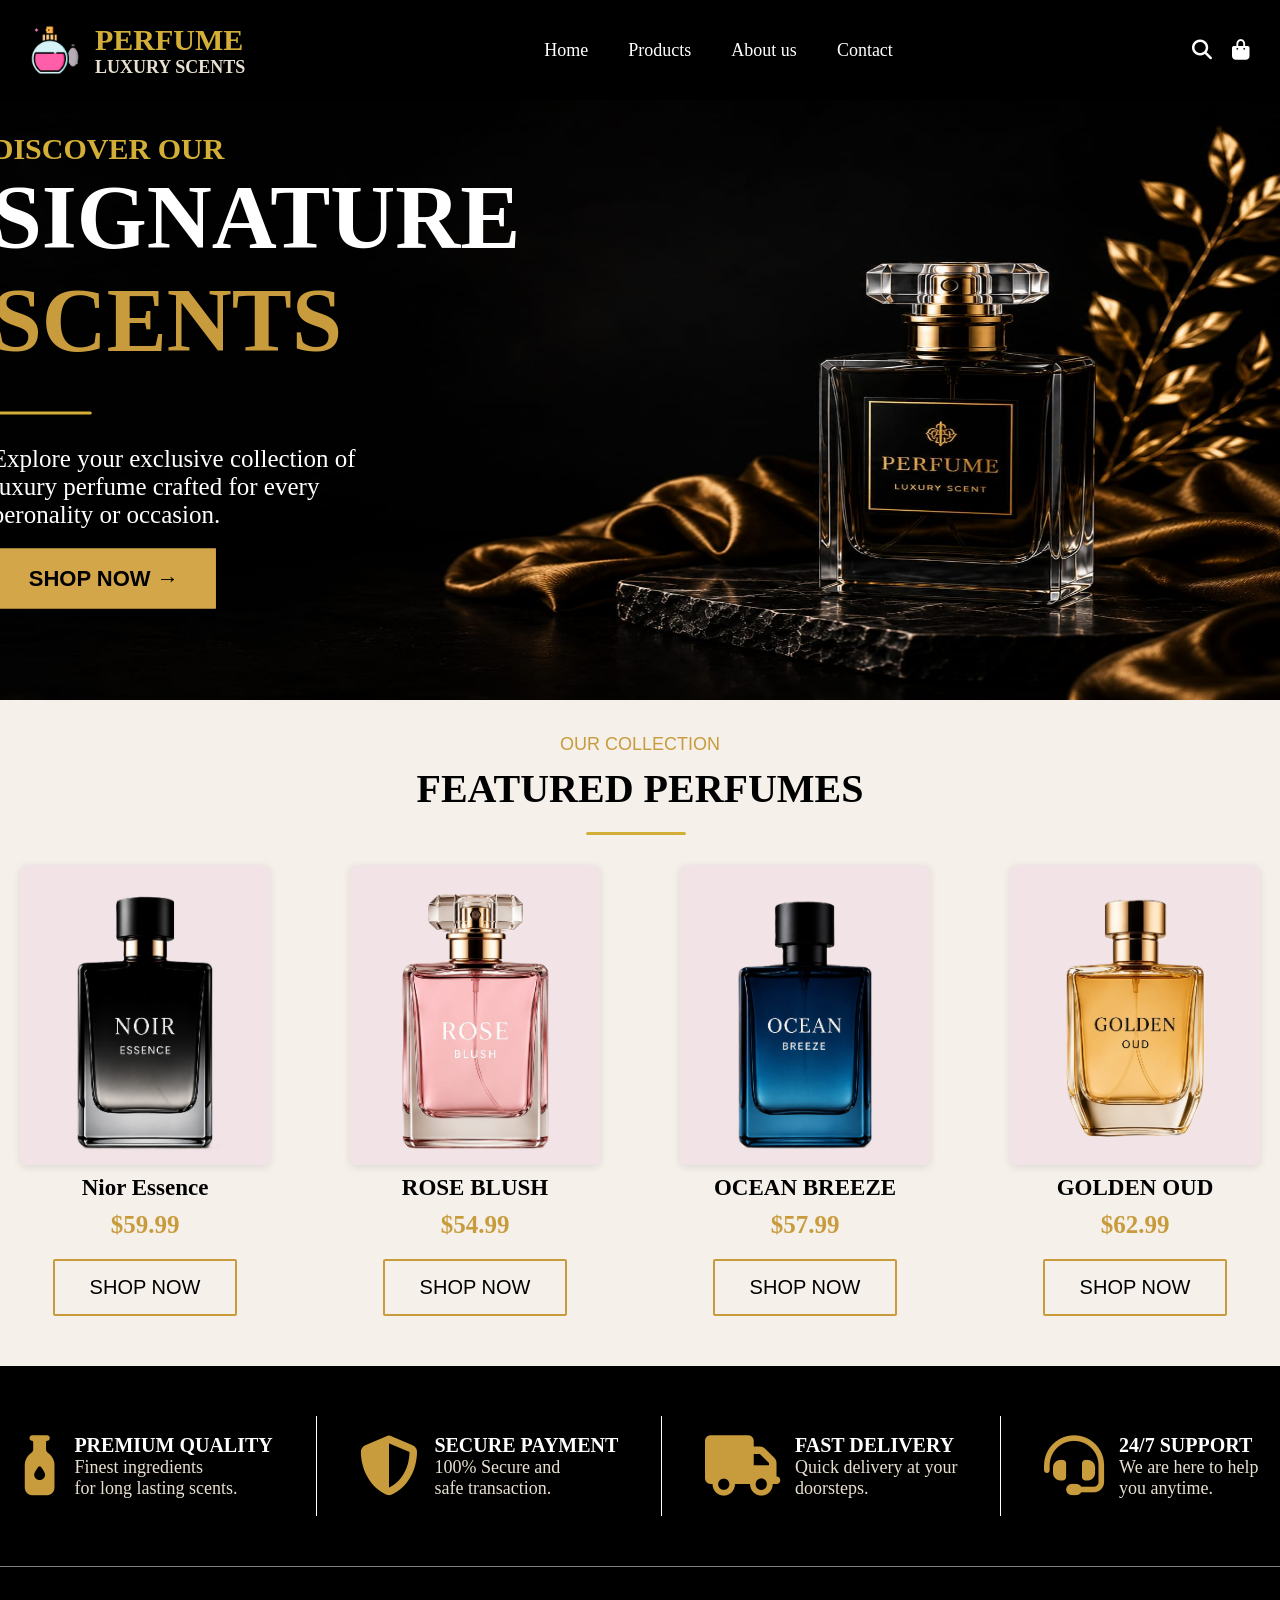
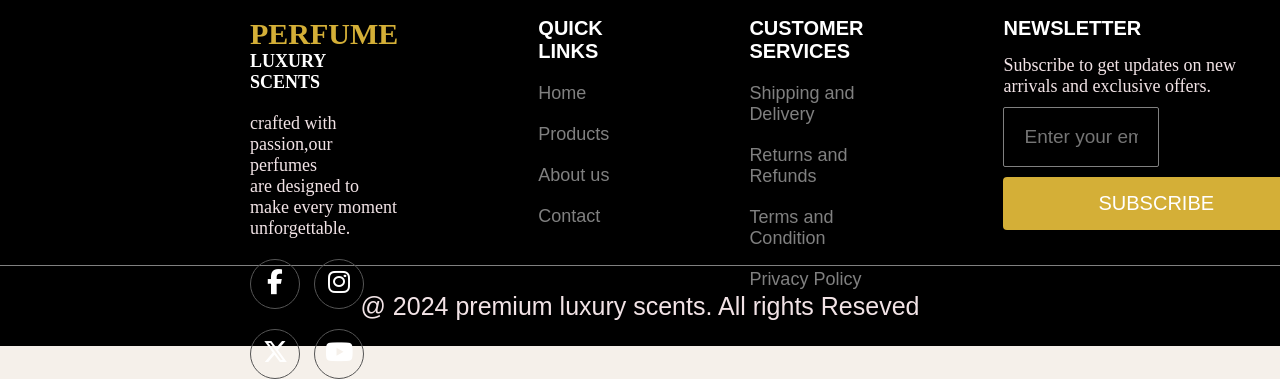
<file: index.html>
<!DOCTYPE html>
<html lang="en">
<head>
    <meta charset="UTF-8">
    <meta name="viewport" content="width=device-width, initial-scale=1.0">
    <link rel="stylesheet" href="style.css">
    <link rel="stylesheet"href="https://cdnjs.cloudflare.com/ajax/libs/font-awesome/6.7.2/css/all.min.css">
    <script defer src="./index.js"></script>
    <title>PERFUME LUXURY SCENTS</title>
</head>
<body>
    <nav>
        <div class="logo">
         <img src="per.png">
         <div>
            <h2><span>PERFUME</span><br> LUXURY SCENTS</h2>
        </div>
        </div>
        <ul>
            <li><a href="index.html">Home</a></li>
            <li><a href="products.html">Products</a></li>
            <li><a href="about.html">About us</a></li>
            <li><a href="contact.html">Contact</a></li>
        </ul>
        <div class="shop">
            <i class="fa-solid fa-magnifying-glass"></i>
            <i class="fa-solid fa-bag-shopping"></i>
        </div>
    </nav>
    <div class="home">
        <div class="image">
       <img onclick="changeimg()" id="image" src="home.png">
        </div>
        <div class="text">
         <h6>DISCOVER OUR</h6>
         <h1>SIGNATURE<br><span>SCENTS</span></h1>
         <div class="line-1"></div>
         <p>Explore your exclusive collection of<br>luxury perfume crafted for every<br>peronality or occasion.</p>
         <button class="btn-1">SHOP NOW →</button>
        </div>
    </div>
</div>
<div class="collection">
    <div>
        <p>OUR COLLECTION</p>
        <h3>FEATURED PERFUMES</h3>
        <div class="line-2"></div>
    </div>
</div>
<div class="container">
    <div class="price">
        <div class="box">
       <img src="nior.png">
        </div>
        <h2>Nior Essence</h2>
        <h3>$59.99</h3>
        <button class="btn-3">SHOP NOW</button>
    </div>
    <div class="price">
        <div class="box">
       <img src="rose.png">
        </div>
        <h2>ROSE BLUSH</h2>
        <h3>$54.99</h3>
        <button class="btn-3">SHOP NOW</button>
    </div>
    <div class="price">
        <div class="box">
       <img src="ocean.png">
        </div>
        <h2>OCEAN BREEZE</h2>
        <h3>$57.99</h3>
        <button class="btn-3">SHOP NOW</button>
    </div>
    <div class="price">
        <div class="box">
       <img src="golden.png">
        </div>
        <h2>GOLDEN OUD</h2>
        <h3>$62.99</h3>
        <button class="btn-3">SHOP NOW</button>
    </div>
</div>
<div class="secure">
    <div class="features"> 
        <i class="fa-solid fa-bottle-droplet"></i>
        <div>
          <h2>PREMIUM QUALITY</h2>
          <p>Finest ingredients<br>for long lasting scents.</p>
        </div>
    </div>
    <div class="line-3"></div>
     <div class="features"> 
        <i class="fa-solid fa-shield-halved"></i>
        <div>
          <h2>SECURE PAYMENT</h2>
          <p>100% Secure and<br>safe transaction.</p>
        </div>
    </div>
    <div class="line-3"></div>
     <div class="features"> 
        <i class="fa-solid fa-truck"></i>
        <div>
          <h2>FAST DELIVERY</h2>
          <p>Quick delivery at your<br>doorsteps.</p>
        </div>
    </div>
    <div class="line-3"></div>
     <div class="features"> 
        <i class="fa-solid fa-headset"></i>
        <div>
          <h2>24/7 SUPPORT</h2>
          <p>We are here to help<br>you anytime.</p>
        </div>
    </div>
</div>
<div class="links">
    <div class="newsletter">
        <h2><span>PERFUME</span><br>LUXURY SCENTS</h2>
        <p>crafted with passion,our perfumes<br>are designed to make every moment<br>unforgettable.</p>
        <div class="social">
        <i class="fa-brands fa-facebook-f"></i>
        <i class="fa-brands fa-instagram"></i>
        <i class="fa-brands fa-x-twitter"></i>
        <i class="fa-brands fa-youtube"></i>
    </div>
    </div>
     <div class="line-4"></div>
    <div class="quick">
        <h2>QUICK LINKS</h2>
        <ul>
            <li><a href="index.html">Home</a></li>
             <li><a href="products.html">Products</a></li>
              <li><a>About us</a></li>
               <li><a>Contact</a></li>
        </ul>
    </div>
    <div class="line-4"></div>
    <div class="services">
        <h2>CUSTOMER SERVICES</h2>
        <ul>
            <li><a>Shipping and Delivery</a></li>
            <li><a>Returns and Refunds</a></li>
            <li><a>Terms and Condition</a></li>
            <li><a>Privacy Policy</a></li>
        </ul>
    </div>
    <div class="line-4"></div>
    <div class="subscribe">
        <h2>NEWSLETTER</h2>
        <p>Subscribe to get updates on new<br>arrivals and exclusive offers.</p>
        <input type="email" placeholder="Enter your email">
        <button type="submit" class="btn-4">SUBSCRIBE</button>
    </div>
</div>
<footer>@ 2024 premium luxury scents. All rights Reseved</footer>
</body>
</html>
</file>
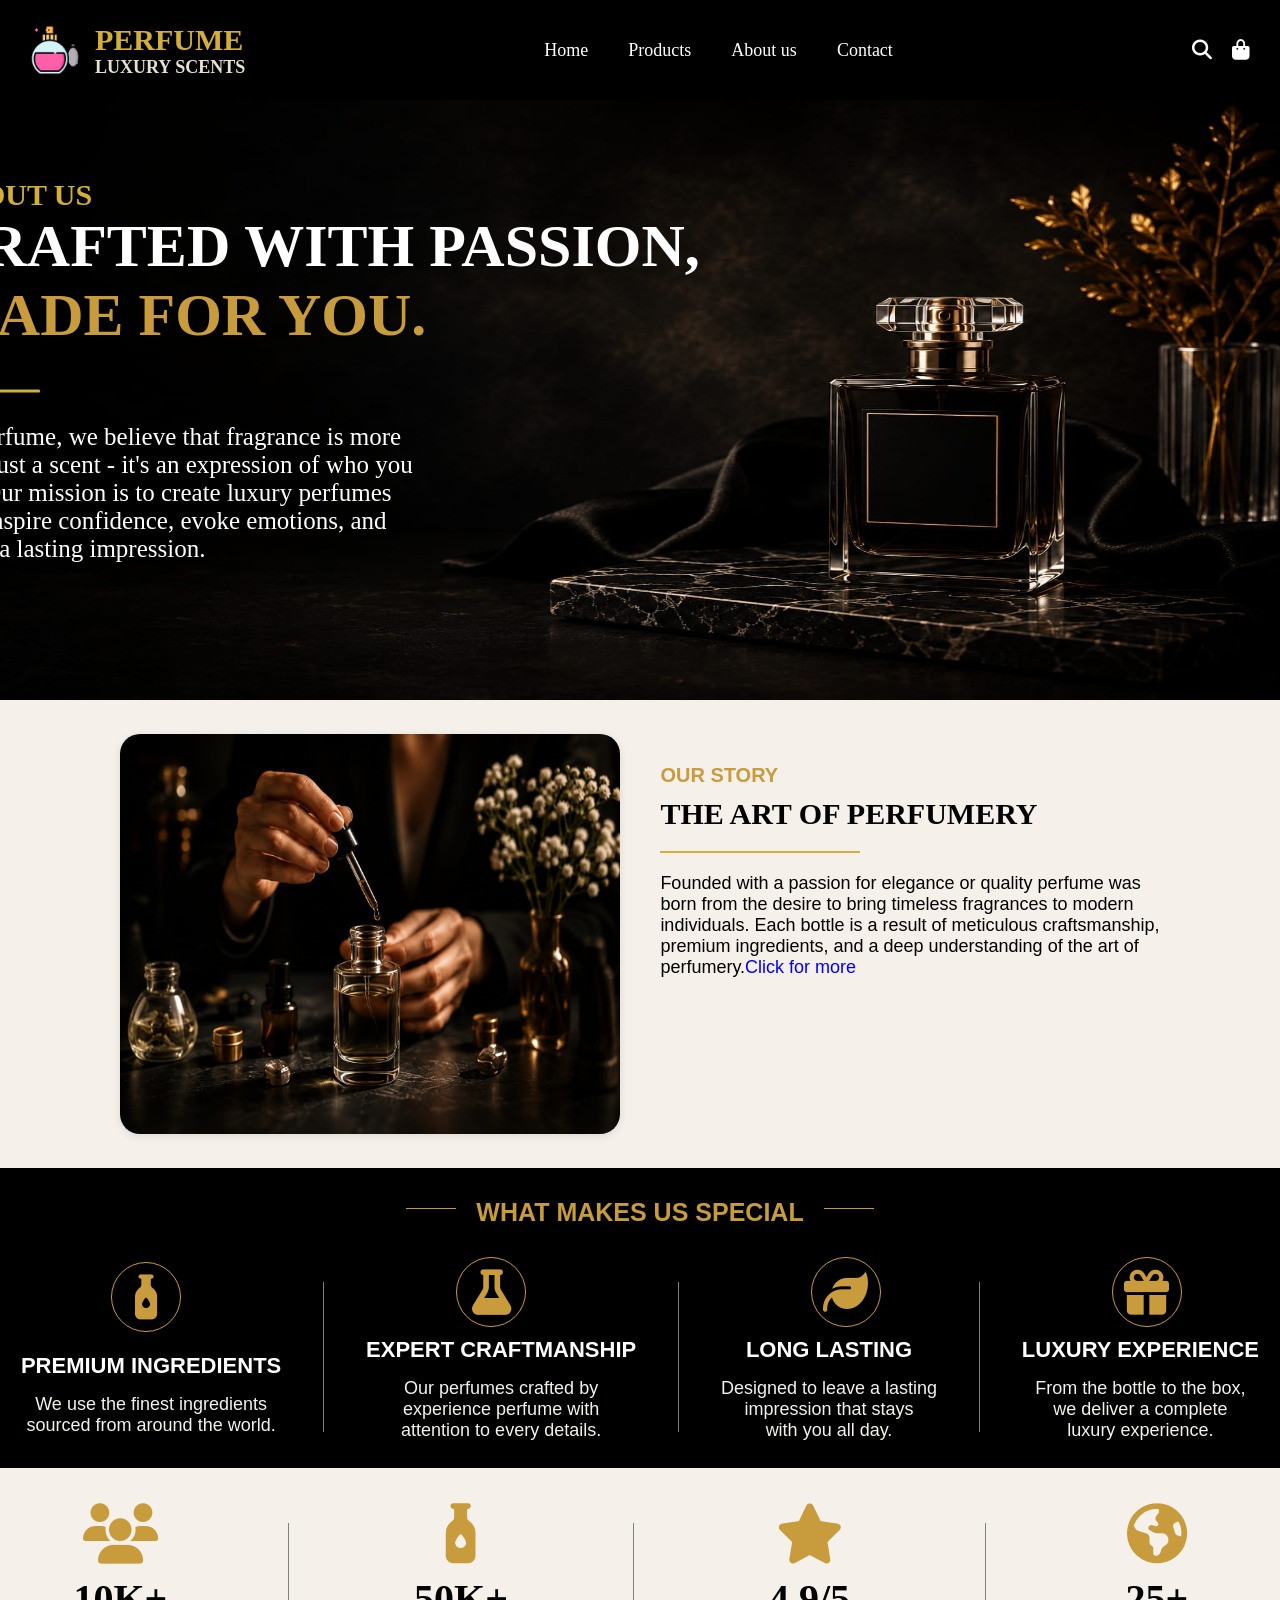
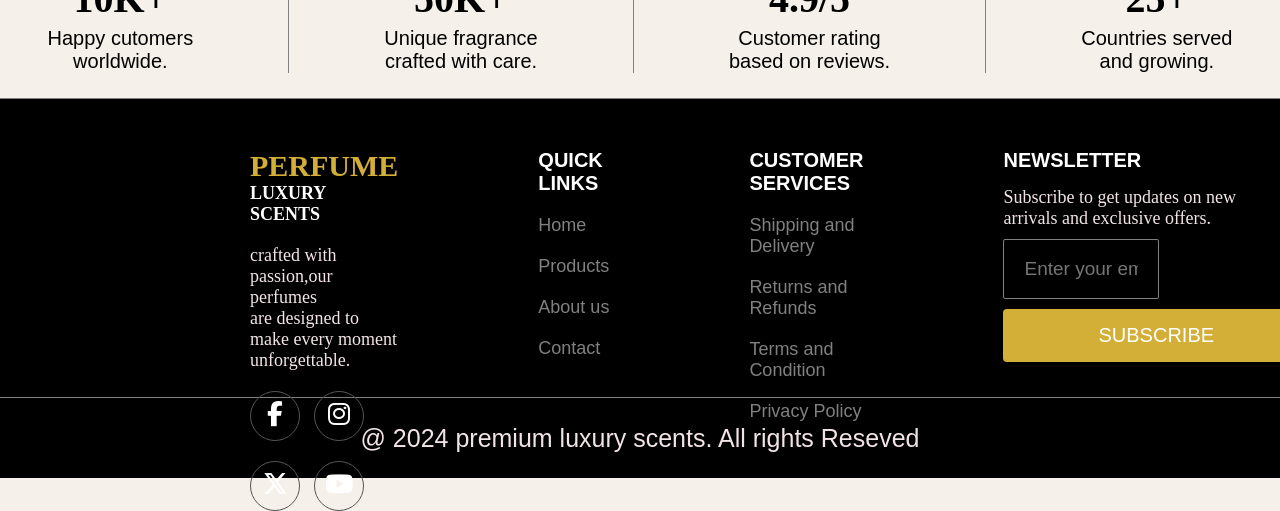
<file: about.html>
<!DOCTYPE html>
<html lang="en">

<head>
    <meta charset="UTF-8">
    <meta name="viewport" content="width=device-width, initial-scale=1.0">
    <link rel="stylesheet" href="about.css">
    <link rel="stylesheet" href="https://cdnjs.cloudflare.com/ajax/libs/font-awesome/6.7.2/css/all.min.css">
    <title>PERFUME LUXURY SCENTS</title>
    <script defer src="./about.js"></script>
</head>

<body>
    <nav>
        <div class="logo">
            <img src="per.png">
            <div>
                <h2><span>PERFUME</span><br> LUXURY SCENTS</h2>
            </div>
        </div>
        <ul>
            <li><a href="index.html">Home</a></li>
            <li><a href="products.html">Products</a></li>
            <li><a href="about.html">About us</a></li>
            <li><a href="contact.html">Contact</a></li>
        </ul>
        <div class="shop">
            <i class="fa-solid fa-magnifying-glass"></i>
            <i class="fa-solid fa-bag-shopping"></i>
        </div>
    </nav>
    <div class="home">
        <div class="image">
            <img src="about.jpg">
        </div>
        <div class="text">
            <h6>ABOUT US</h6>
            <h1>CRAFTED WITH PASSION,<br><span>MADE FOR YOU.</span></h1>
            <div class="line-1"></div>
            <p>At Perfume, we believe that fragrance is more<br>than just a scent - it's an expression of who
                you<br>are. Our mission is to create luxury perfumes<br>that inspire confidence, evoke emotions,
                and<br>leave a lasting impression.</p>
        </div>
    </div>
    </div>

    <div class="container">
        <div class="perfumery">
            <img src="abouthero.jpg">
        </div>
        <div class="story">
            <h2>OUR STORY</h2>
            <h3>THE ART OF PERFUMERY</h3>
            <div class="line-2"></div>
            <p id="text">Founded with a passion for elegance or quality perfume was<br>born from the desire to bring
                timeless fragrances to modern<br>individuals. Each bottle is a result of meticulous craftsmanship,<br>premium
                ingredients, and a deep understanding of the art of<br>
                perfumery.<a  onclick="changetext()">Click for more</a></p>
        </div>
    </div>
    <div class="make">
        <div class="us">
            <hr class="wh">
            <h2>WHAT MAKES US SPECIAL</h2>
            <hr class="at">
        </div>
        <div class="special">
            <div class="features">
                <i class="fa-solid fa-bottle-droplet"></i>
                <div>
                    <h2>PREMIUM INGREDIENTS</h2>
                    <p>We use the finest ingredients<br>sourced from around the world.</p>
                </div>
            </div>
            <div class="line-3"></div>
            <div class="features">
                <i class="fa-solid fa-flask"></i>
                <div>
                    <h2>EXPERT CRAFTMANSHIP</h2>
                    <p>Our perfumes crafted by<br>experience perfume with<br>attention to every details.</p>
                </div>
            </div>
            <div class="line-3"></div>
            <div class="features">
                <i class="fa-solid fa-leaf"></i>
                <div>
                    <h2>LONG LASTING</h2>
                    <p>Designed to leave a lasting<br>impression that stays<br>with you all day.</p>
                </div>
            </div>
            <div class="line-3"></div>
            <div class="features">
                <i class="fa-solid fa-gift"></i>
                <div>
                    <h2>LUXURY EXPERIENCE</h2>
                    <p>From the bottle to the box,<br>we deliver a complete<br>luxury experience.</p>
                </div>
            </div>
        </div>
    </div>
    <div class="custom">
        <div class="rating">
            <div class="future">
                <i class="fa-solid fa-users"></i>
                <div>
                    <h2>10K+</h2>
                    <p>Happy cutomers<br>worldwide.</p>
                </div>
            </div>
            <div class="line-5"></div>
            <div class="future">
                <i class="fa-solid fa-bottle-droplet"></i>
                <div>
                    <h2>50K+</h2>
                    <p>Unique fragrance<br>crafted with care.</p>
                </div>
            </div>
            <div class="line-5"></div>
            <div class="future">
                <i class="fa-solid fa-star"></i>
                <div>
                    <h2>4.9/5</h2>
                    <p>Customer rating<br>based on reviews.</p>
                </div>
            </div>
            <div class="line-5"></div>
            <div class="future">
                <i class="fa-solid fa-earth-americas"></i>
                <div>
                    <h2>25+</h2>
                    <p>Countries served<br>and growing.</p>
                </div>
            </div>
        </div>
    </div>
    <div class="links">
        <div class="newsletter">
            <h2><span>PERFUME</span><br>LUXURY SCENTS</h2>
            <p>crafted with passion,our perfumes<br>are designed to make every moment<br>unforgettable.</p>
            <div class="social">
                <i class="fa-brands fa-facebook-f"></i>
                <i class="fa-brands fa-instagram"></i>
                <i class="fa-brands fa-x-twitter"></i>
                <i class="fa-brands fa-youtube"></i>
            </div>
        </div>
        <div class="line-4"></div>
        <div class="quick">
            <h2>QUICK LINKS</h2>
            <ul>
                <li><a href="index.html">Home</a></li>
                <li><a href="products.html">Products</a></li>
                <li><a>About us</a></li>
                <li><a>Contact</a></li>
            </ul>
        </div>
        <div class="line-4"></div>
        <div class="services">
            <h2>CUSTOMER SERVICES</h2>
            <ul>
                <li><a>Shipping and Delivery</a></li>
                <li><a>Returns and Refunds</a></li>
                <li><a>Terms and Condition</a></li>
                <li><a>Privacy Policy</a></li>
            </ul>
        </div>
        <div class="line-4"></div>
        <div class="subscribe">
            <h2>NEWSLETTER</h2>
            <p>Subscribe to get updates on new<br>arrivals and exclusive offers.</p>
            <input type="email" placeholder="Enter your email">
            <button type="submit" class="btn-4">SUBSCRIBE</button>
        </div>
    </div>
    <footer>@ 2024 premium luxury scents. All rights Reseved</footer>
</body>

</html>
</file>
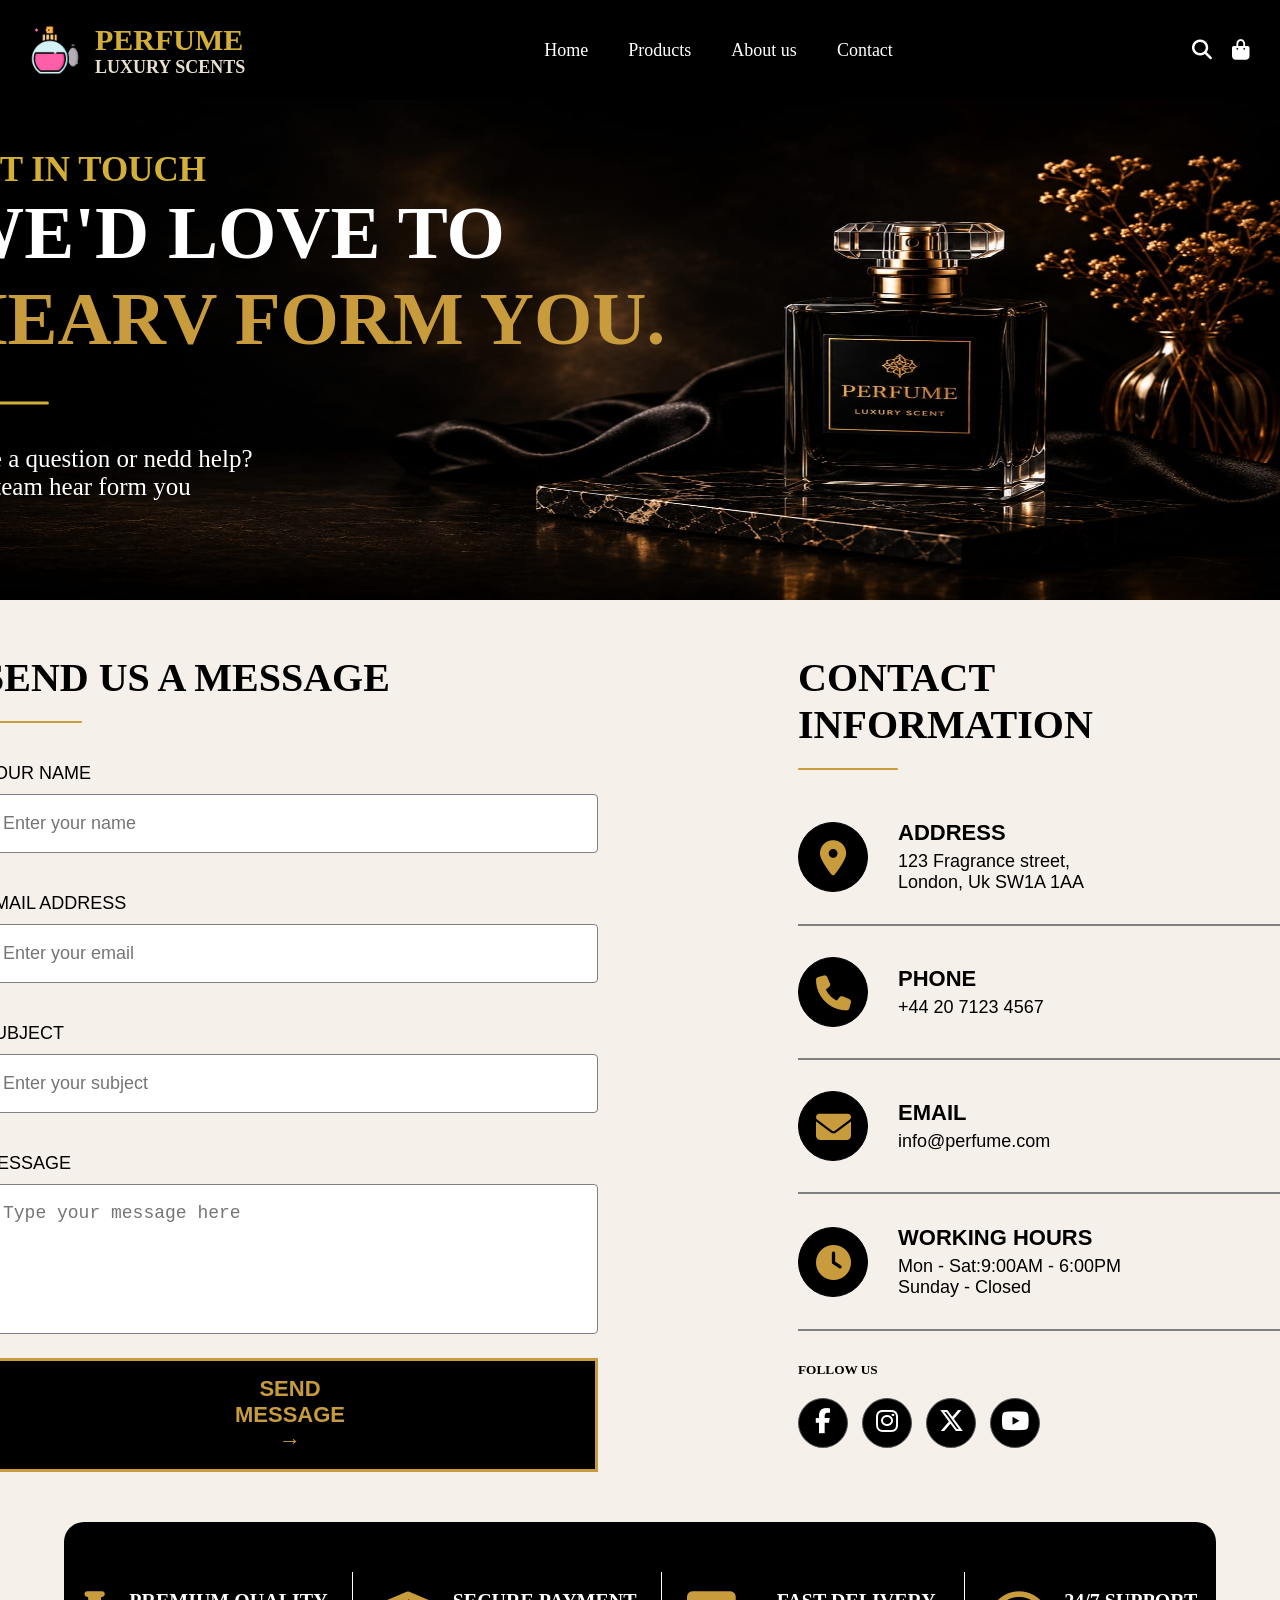
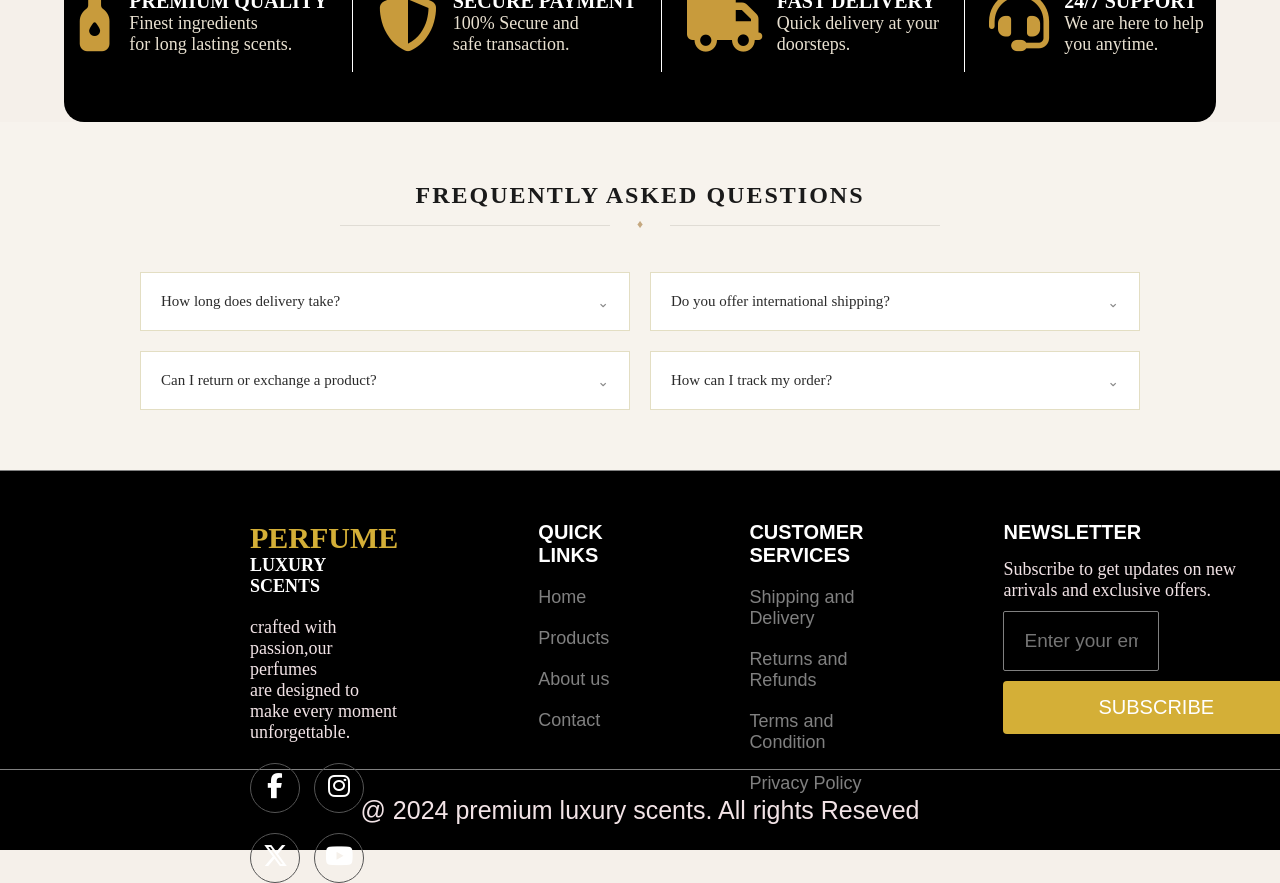
<file: contact.html>
<!DOCTYPE html>
<html lang="en">
<head>
    <meta charset="UTF-8">
    <meta name="viewport" content="width=device-width, initial-scale=1.0">
    <link rel="stylesheet" href="contact.css">
    <link rel="stylesheet"href="https://cdnjs.cloudflare.com/ajax/libs/font-awesome/6.7.2/css/all.min.css">
    <title>PERFUME LUXURY SCENTS</title>
    <script defer src="./script.js"></script>
</head>
<body>
           <nav>
        <div class="logo">
         <img src="per.png">
         <div>
            <h2><span>PERFUME</span><br> LUXURY SCENTS</h2>
        </div>
        </div>
        <ul>
            <li><a href="index.html">Home</a></li>
            <li><a href="products.html">Products</a></li>
            <li><a href="about.html">About us</a></li>
            <li><a href="contact.html">Contact</a></li>
        </ul>
        <div class="shop">
            <i class="fa-solid fa-magnifying-glass"></i>
            <i class="fa-solid fa-bag-shopping"></i>
        </div>
    </nav>
    <div class="home">
        <div class="image">
       <img src="contact.jpg">
        </div>
        <div class="text">
         <h6>GET IN TOUCH</h6>
         <h1>WE'D LOVE TO<br><span>HEARV FORM YOU.</span></h1>
         <div class="line-1"></div>
         <p>Have a question or nedd help?<br>Our team hear form you</p>
        </div>
    </div>
</div>
<div class="contact">
    <div class="message">
    <h2>SEND US A MESSAGE</h2>
    <div class="line-2"></div>
    <form>
        <p>YOUR NAME</p>
        <input onblur="changebg()" id="input_1" onfocus="data1()" placeholder="Enter your name">
        <p>EMAIL ADDRESS</p>
        <input onblur="changegg()" id="input_2" onfocus="data2()" placeholder="Enter your email">
        <p>SUBJECT</p>
        <input onblur="changecg()" id="input_3" onfocus="data3()" type="subject" placeholder="Enter your subject">
        <p>MESSAGE</p>
        <textarea onblur="changedg()" id="input_4" onfocus="data4()" placeholder="Type your message here"></textarea>
        </form>
        <button onclick="data()" class="btn-1">SEND MESSAGE →</button>
</div>
<div class="line-4"></div>
<div class="information">
    <h2>CONTACT INFORMATION</h2>
    <div class="line-3"></div>
    <div class="address">
        <div class="features">
        <i class="fa-solid fa-location-dot"></i>
        <div>
            <h5>ADDRESS</h5>
            <p>123 Fragrance street,<br>London, Uk SW1A 1AA</p>
        </div>
    </div>
    <div class="line-5"></div>
          <div class="features">
        <i class="fa-solid fa-phone"></i>
        <div>
            <h5>PHONE</h5>
            <p>+44 20 7123 4567</p>
        </div>
    </div>
    <div class="line-5"></div>  
        <div class="features">
        <i class="fa-solid fa-envelope"></i>
        <div>
            <h5>EMAIL</h5>
            <p>info@perfume.com</p>
        </div>
    </div> 
    <div class="line-5"></div>   
      <div class="features">
        <i class="fa-solid fa-clock"></i>
        <div>
            <h5>WORKING HOURS</h5>
            <p>Mon - Sat:9:00AM - 6:00PM<br>Sunday - Closed</p>
        </div>
    </div>
    <div class="line-5"></div>
        <div class="socialss">
        <h5>FOLLOW US</h5>
        <i class="fa-brands fa-facebook-f"></i>
        <i class="fa-brands fa-instagram"></i>
        <i class="fa-brands fa-x-twitter"></i>
        <i class="fa-brands fa-youtube"></i>
    </div>
    </div>
</div>
</div>
<div class="secure">
    <div class="future"> 
        <i class="fa-solid fa-bottle-droplet"></i>
        <div>
          <h2>PREMIUM QUALITY</h2>
          <p>Finest ingredients<br>for long lasting scents.</p>
        </div>
    </div>
    <div class="line-6"></div>
     <div class="future"> 
        <i class="fa-solid fa-shield-halved"></i>
        <div>
          <h2>SECURE PAYMENT</h2>
          <p>100% Secure and<br>safe transaction.</p>
        </div>
    </div>
    <div class="line-6"></div>
     <div class="future"> 
        <i class="fa-solid fa-truck"></i>
        <div>
          <h2>FAST DELIVERY</h2>
          <p>Quick delivery at your<br>doorsteps.</p>
        </div>
    </div>
    <div class="line-6"></div>
     <div class="future"> 
        <i class="fa-solid fa-headset"></i>
        <div>
          <h2>24/7 SUPPORT</h2>
          <p>We are here to help<br>you anytime.</p>
        </div>
    </div>
</div>
<section class="faq-section">
  <h2>FREQUENTLY ASKED QUESTIONS</h2>
  <div class="faq-divider">♦</div>
  
  <div class="faq-grid">
    <details class="faq-item">
      <summary>How long does delivery take?</summary>
      <div class="faq-content">
        <p>Delivery typically takes 3-5 business days depending on your location.</p>
      </div>
    </details>

    <details class="faq-item">
      <summary>Do you offer international shipping?</summary>
      <div class="faq-content">
        <p>Yes, we ship worldwide. Shipping rates and delivery times vary by country.</p>
      </div>
    </details>

    <details class="faq-item">
      <summary>Can I return or exchange a product?</summary>
      <div class="faq-content">
        <p>We accept returns and exchanges within 30 days of purchase in original condition.</p>
      </div>
    </details>

    <details class="faq-item">
      <summary>How can I track my order?</summary>
      <div class="faq-content">
        <p>Once shipped, you will receive a tracking link via email to monitor your package.</p>
      </div>
    </details>
  </div>
</section>
<div class="links">
    <div class="newsletter">
        <h2><span>PERFUME</span><br>LUXURY SCENTS</h2>
        <p>crafted with passion,our perfumes<br>are designed to make every moment<br>unforgettable.</p>
        <div class="social">
        <i class="fa-brands fa-facebook-f"></i>
        <i class="fa-brands fa-instagram"></i>
        <i class="fa-brands fa-x-twitter"></i>
        <i class="fa-brands fa-youtube"></i>
    </div>
    </div>
     <div class="line-7"></div>
    <div class="quick">
        <h2>QUICK LINKS</h2>
        <ul>
            <li><a href="index.html">Home</a></li>
             <li><a href="products.html">Products</a></li>
              <li><a>About us</a></li>
               <li><a>Contact</a></li>
        </ul>
    </div>
    <div class="line-7"></div>
    <div class="services">
        <h2>CUSTOMER SERVICES</h2>
        <ul>
            <li><a>Shipping and Delivery</a></li>
            <li><a>Returns and Refunds</a></li>
            <li><a>Terms and Condition</a></li>
            <li><a>Privacy Policy</a></li>
        </ul>
    </div>
    <div class="line-7"></div>
    <div class="subscribe">
        <h2>NEWSLETTER</h2>
        <p>Subscribe to get updates on new<br>arrivals and exclusive offers.</p>
        <input type="email" placeholder="Enter your email">
        <button type="submit" class="btn-4">SUBSCRIBE</button>
    </div>
</div>
<footer>@ 2024 premium luxury scents. All rights Reseved</footer>

</body>
</html>
</file>
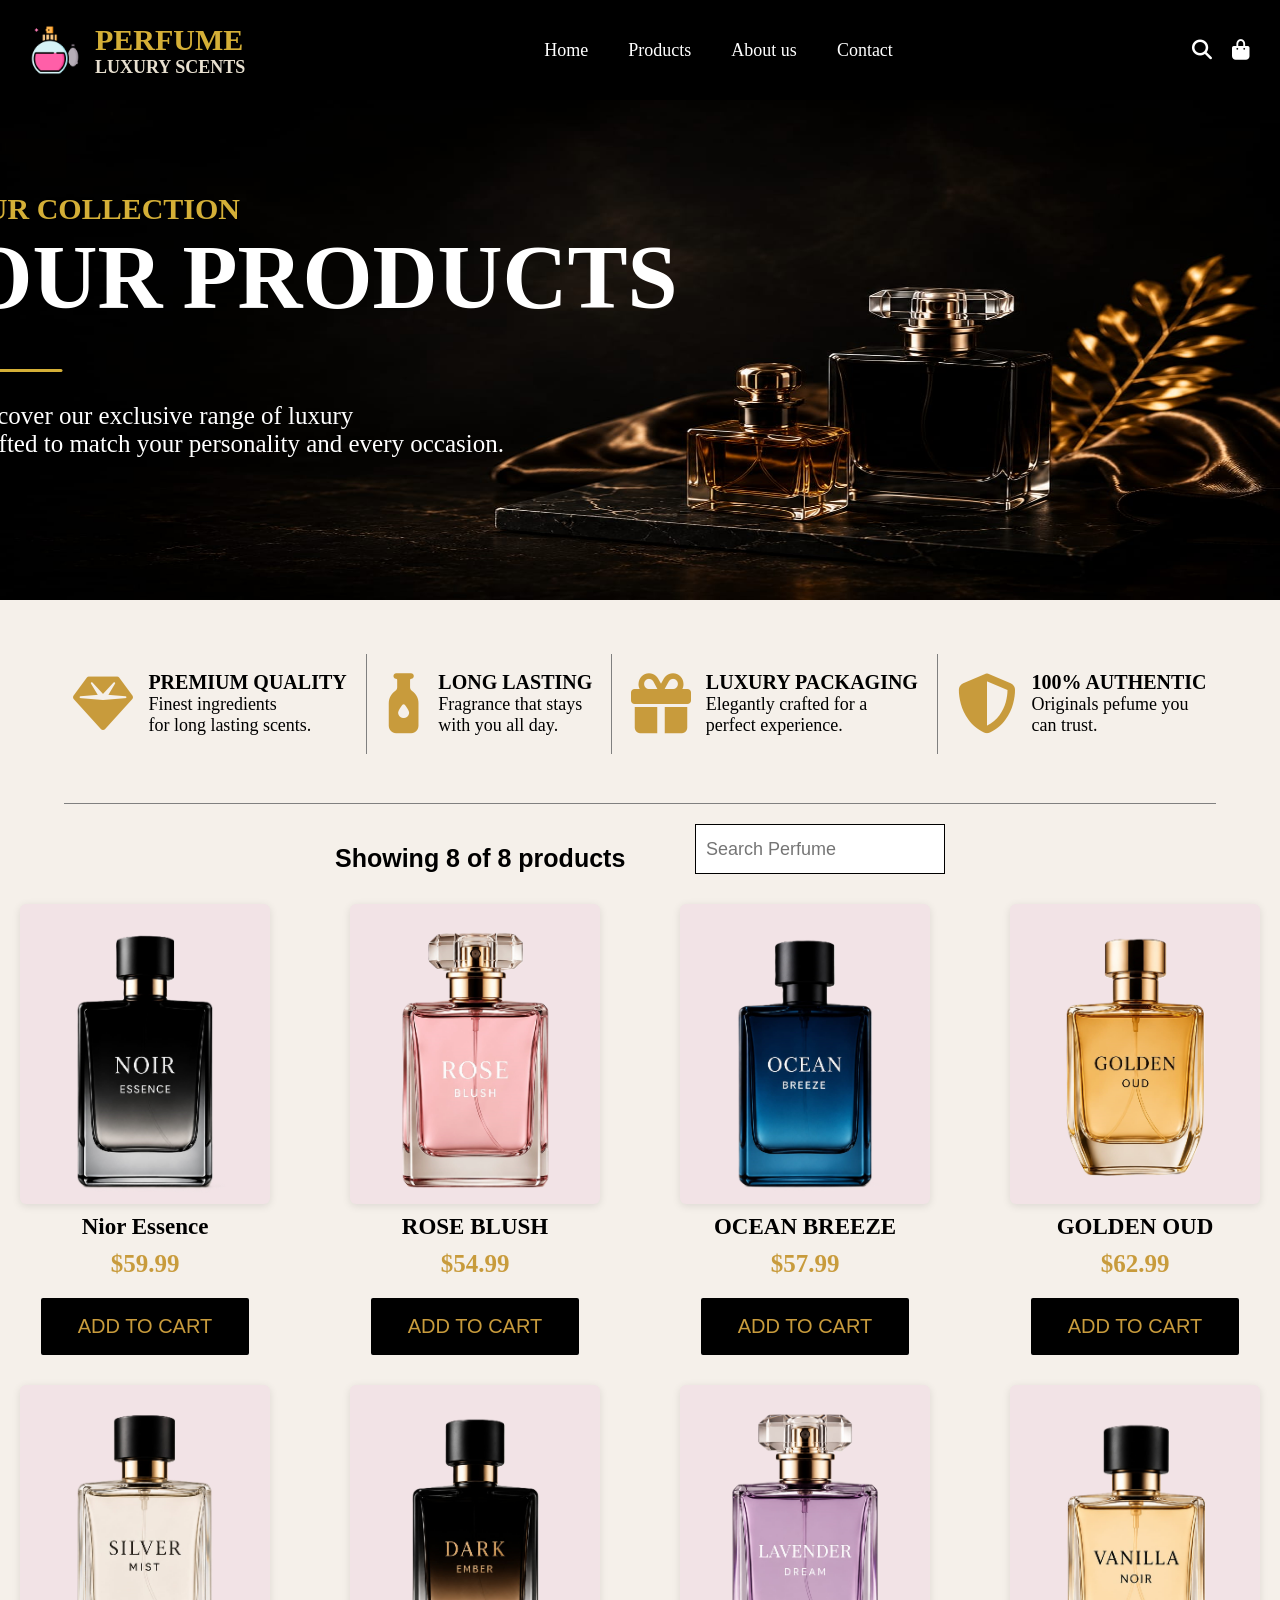
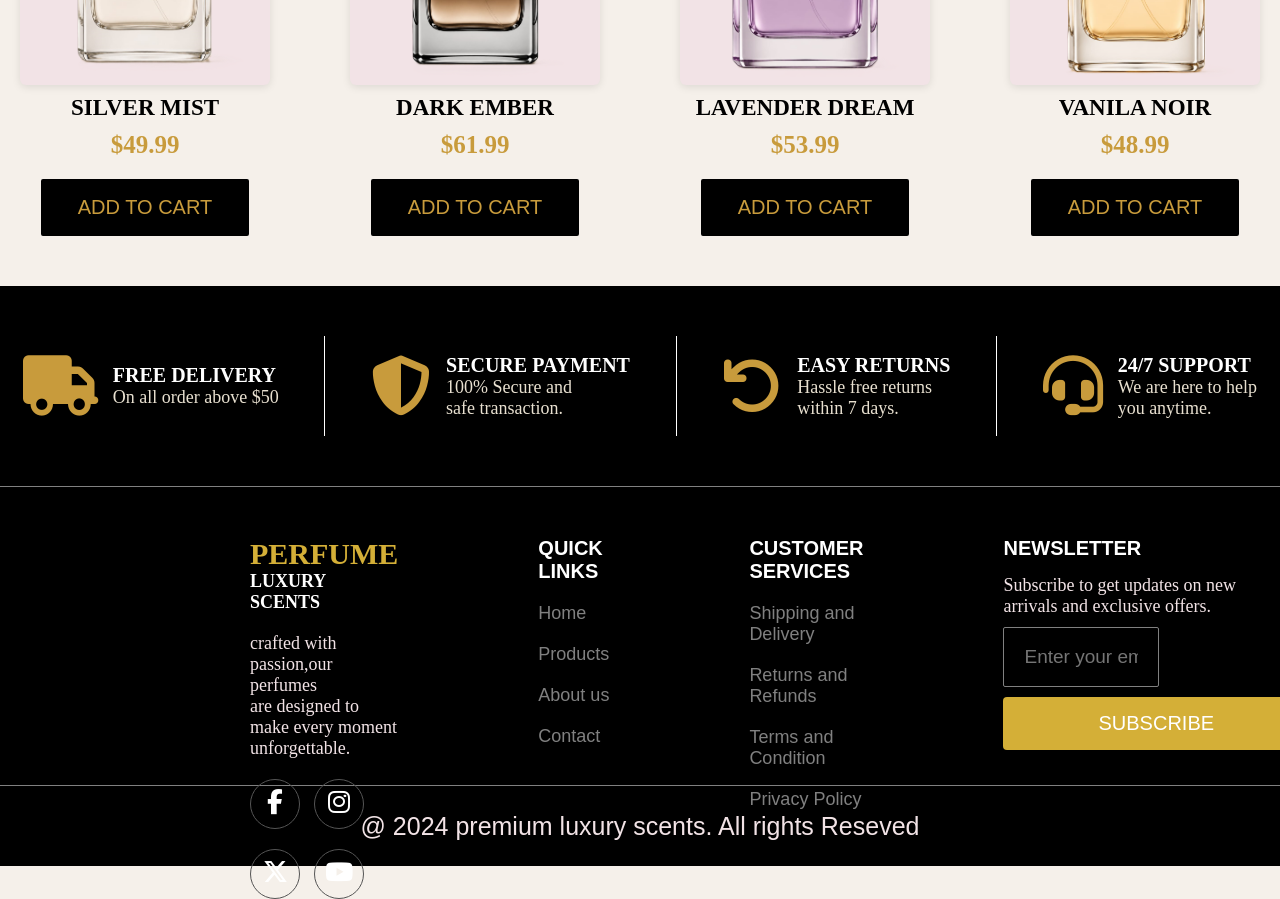
<file: products.html>
<!DOCTYPE html>
<html lang="en">

<head>
    <meta charset="UTF-8">
    <meta name="viewport" content="width=device-width, initial-scale=1.0">
    <link rel="stylesheet" href="products.css">
    <link rel="stylesheet" href="https://cdnjs.cloudflare.com/ajax/libs/font-awesome/6.7.2/css/all.min.css">
    <title>PERFUME LUXURY SCENTS</title>
    <script defer src="./product.js"></script>
</head>

<body>
    <nav>
        <div class="logo">
            <img src="per.png">
            <div>
                <h2><span>PERFUME</span><br> LUXURY SCENTS</h2>
            </div>
        </div>
        <ul>
            <li><a href="index.html">Home</a></li>
            <li><a href="products.html">Products</a></li>
            <li><a href="about.html">About us</a></li>
            <li><a href="contact.html">Contact</a></li>
        </ul>
        <div class="shop">
            <i class="fa-solid fa-magnifying-glass"></i>
            <i class="fa-solid fa-bag-shopping"></i>
        </div>
    </nav>
    <div class="home">
        <div class="image">
            <img src="product.jpg">
        </div>
        <div class="text">
            <h6>OUR COLLECTION</h6>
            <h1>OUR<span>PRODUCTS</span></h1>
            <div class="line-1"></div>
            <p>Discover our exclusive range of luxury<br>Crafted to match your personality and every occasion.</p>
        </div>
    </div>
    </div>
    <div class="security">
        <div class="future">
            <i class="fa-solid fa-gem"></i>
            <div>
                <h2>PREMIUM QUALITY</h2>
                <p>Finest ingredients<br>for long lasting scents.</p>
            </div>
        </div>
        <div class="line-5"></div>
        <div class="future">
            <i class="fa-solid fa-bottle-droplet"></i>
            <div>
                <h2>LONG LASTING</h2>
                <p>Fragrance that stays<br>with you all day.</p>
            </div>
        </div>
        <div class="line-5"></div>
        <div class="future">
            <i class="fa-solid fa-gift"></i>
            <div>
                <h2>LUXURY PACKAGING</h2>
                <p>Elegantly crafted for a<br>perfect experience.</p>
            </div>
        </div>
        <div class="line-5"></div>
        <div class="future">
            <i class="fa-solid fa-shield-halved"></i>
            <div>
                <h2>100% AUTHENTIC</h2>
                <p>Originals pefume you<br>can trust.</p>
            </div>
        </div>
    </div>
    <div class="showing">
        <div class="of">
            <h6>Showing 8 of 8 products</h6>
        </div>
       <div class="search-box">
        <input type="text" id="search" placeholder="Search Perfume">
    </div>
    </div>
    <div class="container">
        <div class="price">
            <div class="box">
                <img src="nior.png">
            </div>
            <h2>Nior Essence</h2>
            <h3>$59.99</h3>
            <button class="btn-3">ADD TO CART</button>
        </div>
        <div class="price">
            <div class="box">
                <img src="rose.png">
            </div>
            <h2>ROSE BLUSH</h2>
            <h3>$54.99</h3>
            <button class="btn-3">ADD TO CART</button>
        </div>
        <div class="price">
            <div class="box">
                <img src="ocean.png">
            </div>
            <h2>OCEAN BREEZE</h2>
            <h3>$57.99</h3>
            <button class="btn-3">ADD TO CART</button>
        </div>
        <div class="price">
            <div class="box">
                <img src="golden.png">
            </div>
            <h2>GOLDEN OUD</h2>
            <h3>$62.99</h3>
            <button class="btn-3">ADD TO CART</button>
        </div>
    </div>
    <div class="container">
        <div class="price">
            <div class="box">
                <img src="silver.png">
            </div>
            <h2>SILVER MIST</h2>
            <h3>$49.99</h3>
            <button class="btn-3">ADD TO CART</button>
        </div>
        <div class="price">
            <div class="box">
                <img src="dark.png">
            </div>
            <h2>DARK EMBER</h2>
            <h3>$61.99</h3>
            <button class="btn-3">ADD TO CART</button>
        </div>
        <div class="price">
            <div class="box">
                <img src="lavender.png">
            </div>
            <h2>LAVENDER DREAM</h2>
            <h3>$53.99</h3>
            <button class="btn-3">ADD TO CART</button>
        </div>
        <div class="price">
            <div class="box">
                <img src="vanila.png">
            </div>
            <h2>VANILA NOIR</h2>
            <h3>$48.99</h3>
            <button class="btn-3">ADD TO CART</button>
        </div>
    </div>
    <div class="secure">
        <div class="features">
            <i class="fa-solid fa-truck"></i>
            <div>
                <h2>FREE DELIVERY</h2>
                <p>On all order above $50</p>
            </div>
        </div>
        <div class="line-3"></div>
        <div class="features">
            <i class="fa-solid fa-shield-halved"></i>
            <div>
                <h2>SECURE PAYMENT</h2>
                <p>100% Secure and<br>safe transaction.</p>
            </div>
        </div>
        <div class="line-3"></div>
        <div class="features">
            <i class="fa-solid fa-arrow-rotate-left"></i>
            <div>
                <h2>EASY RETURNS</h2>
                <p>Hassle free returns<br>within 7 days.</p>
            </div>
        </div>
        <div class="line-3"></div>
        <div class="features">
            <i class="fa-solid fa-headset"></i>
            <div>
                <h2>24/7 SUPPORT</h2>
                <p>We are here to help<br>you anytime.</p>
            </div>
        </div>
    </div>
    <div class="links">
        <div class="newsletter">
            <h2><span>PERFUME</span><br>LUXURY SCENTS</h2>
            <p>crafted with passion,our perfumes<br>are designed to make every moment<br>unforgettable.</p>
            <div class="social">
                <i class="fa-brands fa-facebook-f"></i>
                <i class="fa-brands fa-instagram"></i>
                <i class="fa-brands fa-x-twitter"></i>
                <i class="fa-brands fa-youtube"></i>
            </div>
        </div>
        <div class="line-4"></div>
        <div class="quick">
            <h2>QUICK LINKS</h2>
            <ul>
                <li><a href="index.html">Home</a></li>
                <li><a href="products.html">Products</a></li>
                <li><a>About us</a></li>
                <li><a>Contact</a></li>
            </ul>
        </div>
        <div class="line-4"></div>
        <div class="services">
            <h2>CUSTOMER SERVICES</h2>
            <ul>
                <li><a>Shipping and Delivery</a></li>
                <li><a>Returns and Refunds</a></li>
                <li><a>Terms and Condition</a></li>
                <li><a>Privacy Policy</a></li>
            </ul>
        </div>
        <div class="line-4"></div>
        <div class="subscribe">
            <h2>NEWSLETTER</h2>
            <p>Subscribe to get updates on new<br>arrivals and exclusive offers.</p>
            <input type="email" placeholder="Enter your email">
            <button type="submit" class="btn-4">SUBSCRIBE</button>
        </div>
    </div>
    <footer>@ 2024 premium luxury scents. All rights Reseved</footer>
</body>

</html>
</file>
<file: style.css>
*{
    margin: 0;
    padding: 0;
    box-sizing: border-box;
}
body{
    background-color: #F5F0EA;
}
a{
    text-decoration: none;
}
ul{
    list-style: none;
}
nav{
    display: flex;
    justify-content: space-between;
    align-items: center;
    background: #000000;
    height: 100px;
    width: 100%;
    padding: 0 30px;
}
.logo{
    display: flex;
    align-items: center;
    gap: 15px;
}
.logo img{
    width: 50px;
    height: 50px;
    color: #c89b3c;
}
.logo h2{
    color: #E8E0D0;
    font-size: 18px;
}
.logo span{
    color: #D4AF37;
    font-size: 30px;
}
nav ul{
    display: flex;
    gap: 40px;
}
nav ul li a{
    color: white;
    font-size: 18px;
    position: relative;
    transition: .4s;
}
.shop{
    display: flex;
    gap: 20px;
}
.shop i{
    font-size: 20px;
    color: white;
}
nav ul li a::after{
   content:" ";
   position: absolute;
   left: 0;
   bottom: -6px;
   width: 0%;
   height: 3px;
   background: #D4AF37;
   transition: .4s;
}

nav ul li a:hover{
    color: #D4AF37;
    cursor: pointer;
}
nav ul li a:hover::after{
    width: 100%;
}
.home{
    width: 100%;
    display: inline-block;
    position: relative;
}
.image img{
    width: 100%;
    height: 600px;
    display: block;
}
.text{
    position: absolute;
    transform: translate(-50%, -50%);
    top: 45%;
    left: 20%;
    align-items: left;
}
.text h6{
    color: #D4AF37;
    font-size: 30px;
}
.text h1{
    color: white;
    font-size: 90px;
}
.text span{
    color: #C89B3C;
    font-size: 90px;
}
.line-1{
    height: 3px;
    width: 100px;
    background: #D4AF37;
    border-radius: 4px;
    margin-top: 40px;
}
.text p{
    color: white;
    font-size: 25px;
    margin-top: 30px;
}
.btn-1{
    background:#d4a64a;
    color:#000;
    border:2px solid #d4a64a;
    padding:15px 35px;
    font-weight:bold;
    font-size: 22px;
    cursor:pointer;
    margin-top: 20px;
    transition:0.4s ease;
}

.btn-1:hover{
    background:#000;
    color:#d4a64a;
    box-shadow:0 0 20px rgba(212,166,74,.6);
}
.collection{
    margin-top: 30px;
    display: flex;
    justify-content: center;
    text-align: center;
}
.collection p{
    color: #C89B3C;
    font-size: 18px;
    font-family: sans-serif;
}
.collection h3{
    color: #000000;
    font-size: 40px;
    margin-top: 10px;
}
.line-2{
    height: 3px;
    width: 100px;
    background: #D4AF37;
    border-radius: 4px;
    margin-top: 20px;
    margin-left: 170px;
}
.container{
    display: flex;
    justify-content: center;
    gap: 80px;
    margin-top: 30px;
}
.box{
    height: 300px;
    width: 250px;
    border-radius: 6px;
    background: #F2E3E6;
    transition: transform 0.3s ease;
    box-shadow: 0 2px 8px rgba(0,0,0,0.1);
}
.box:hover {
  transform: translateY(-10px);
  box-shadow: 0 10px 20px rgba(0,0,0,0.2);
}
.box img{
    width: 250px;
}
.price{
    text-align: center;
}
.price h2{
   color: #000000;
   font-size: 23px;
   margin-top: 10px;
}
.price h3{
    color: #C89B3C;
    font-size: 25px;
    margin-top: 10px;
}
.btn-3{
    background: transparent;
    color: black;
    font-size: 20px;
    align-items: center;
    margin-top: 20px;
    padding: 15px 35px;
    border-radius: 2px;
    cursor: pointer;
    border: 2px solid #c89b3c;
}
.secure{
    display: flex;
    justify-content: space-around;
    width: 100%;
    height: 200px;
    margin-top: 50px;
    background: #000000;
}
.features{
    display: flex;
    align-items: center;
    gap: 15px;
}
.features i{
    font-size: 60px;
     color: #c89b3c;
}
.features h2{
    color: white;
    font-size: 20px;
}
.features p{
    color: #E8E0D0;
    font-size: 18px;
}
.line-3{
    height: 100px;
    width: 1px;
    border: none;
    background: white;
    margin-top: 50px;
}
.links{
    width: 100%;
    display: flex;
    justify-content: space-around;
    height: 300px;
    gap: 70px;
    background: black;
    border-top: 1px solid gray;
    border-bottom: 1px solid gray;
}
.newsletter{
    margin-top: 50px;
    text-align: left;
    margin-left: 250px;
}
.newsletter h2{
    color: white;
    font-size: 18px;
}
.newsletter span{
    color: #D4AF37;
    font-size: 30px;
}
.newsletter p{
    color: #F2E3E6;
    font-size: 18px;
    margin-top: 20px;
}

.social i{
    width:50px;
    height:50px;
    border:1px solid #555;
    font-size: 25px;
    border-radius:50%;
    text-align:center;
    align-items: center;
    line-height:45px;
    color:#fff;
    margin-right:10px;
    margin-top:20px;
}

.social i:hover{
    background: #C89B3C;
}
.quick{
  margin-top: 50px;
  text-align: left;
}
.quick h2{
    color: white;
    font-size: 20px;
    font-family: sans-serif;
}
.quick ul li a{
   color: gray;
   display: grid;
   grid-template-columns: repeat(4fr);
   font-size: 18px;
   font-family: sans-serif;
   cursor: pointer;
   margin-top: 20px;
}
.quick ul li a:hover{
    color: white;
}
.services{
  margin-top: 50px;
  text-align: left;
}
.services h2{
    color: white;
    font-size: 20px;
    font-family: sans-serif
}
.services ul li a{
   color: gray;
   display: grid;
   grid-template-columns: repeat(4fr);
   font-size: 18px;
   font-family: sans-serif;
   cursor: pointer;
   margin-top: 20px;
}
.services ul li a:hover{
    color: white;
}
.subscribe{
    margin-top: 50px;
    align-items: left;
}
.subscribe h2{
    color: white;
    font-size: 20px;
    font-family: sans-serif;
}
.subscribe p{
    color: #F2E3E6;
    font-size: 18px;
    margin-top: 15px;
}
.subscribe input{
    width: 51%;
    padding: 18px 20px;
    background: transparent;
    color: #F5F0EA;
    font-size: 19px;
    border: 1px solid gray;
    border-radius: 2px;
    margin-top: 10px;
}
.btn-4{
    background-color: #D4AF37;
    align-items: center;
    padding: 15px 95px;
    border: transparent;
    border-radius: 4px;
    color: white;
    font-family: sans-serif;
    font-size: 20px;
    margin-top: 10px;
}
.line-4{
    height: 200px;
    width: 1px;
    border: none;
    background: white;
    margin-top: 50px;
}
footer{
    background-color: black;
    font-size: 25px;
    color: #F2E3E6;
    height: 80px;
    align-items: center;
    width: 100%;
    font-family: sans-serif;
    display: flex;
    justify-content: center;
}

@media (max-width: 767px) {

nav{
        flex-direction:column;
        height:auto;
        padding:15px;
        gap:15px;
    }

    .logo{
        flex-direction:column;
        text-align:center;
    }

    .logo span{
        font-size:22px;
    }

    nav ul{
        flex-direction:column;
        gap:12px;
        text-align:center;
    }

    .image img{
        height: 350px;
        object-fit: cover;
    }

    .text{
        left: 50%;
        top: 50%;
        width: 90%;
        text-align: center;
    }

    .text h6{
        font-size: 16px;
    }

    .text h1,
    .text span{
        font-size: 35px;
        line-height: 45px;
    }

    .text p{
        font-size: 15px;
    }

    .line-1{
        margin: 15px auto;
    }

    .btn-1{
        padding: 12px 25px;
        font-size: 16px;
    }

    .collection h3{
        font-size: 28px;
    }

    .line-2{
        margin: 15px auto;
    }

    .container{
        flex-direction: column;
        align-items: center;
        gap: 25px;
        margin-left: 30px;
    }

    .box{
        width: 90%;
        max-width: 280px;
    }

    .box img{
        width: 100%;
    }

    .secure{
        flex-direction: column;
        height: auto;
        padding: 25px 15px;
        gap: 25px;
    }

    .features{
        flex-direction: column;
        text-align: center;
    }

    .features i{
        font-size: 45px;
    }

.links{
    flex-direction:column;
    height:auto;
    gap:35px;
    padding:30px 20px;
}

.newsletter,
.quick,
.services,
.subscribe{
    margin:0;
    text-align:center;
}

.line-7{
    display:none;
}

.subscribe input{
    width:100%;
}

.btn-4{
    width:100%;
    padding:15px;
}

footer{
    font-size:16px;
    text-align:center;
    padding:15px;
    height:auto;
}

    .line-3,.line-4{
        display: none;
    }
}
</file>
<file: about.css>
*{
    margin: 0;
    padding: 0;
    box-sizing: border-box;
}
body{
    background-color: #F5F0EA;
}
a{
    text-decoration: none;
}
ul{
    list-style: none;
}
nav{
    display: flex;
    justify-content: space-between;
    align-items: center;
    background: #000000;
    height: 100px;
    width: 100%;
    padding: 0 30px;
}
.logo{
    display: flex;
    align-items: center;
    gap: 15px;
}
.logo img{
    width: 50px;
    height: 50px;
    color: #c89b3c;
}
.logo h2{
    color: #E8E0D0;
    font-size: 18px;
}
.logo span{
    color: #D4AF37;
    font-size: 30px;
}
nav ul{
    display: flex;
    gap: 40px;
}
nav ul li a{
    color: white;
    font-size: 18px;
    position: relative;
    transition: .4s;
}
.shop{
    display: flex;
    gap: 20px;
}
.shop i{
    font-size: 20px;
    color: white;
}
nav ul li a::after{
   content:" ";
   position: absolute;
   left: 0;
   bottom: -6px;
   width: 0%;
   height: 3px;
   background: #D4AF37;
   transition: .4s;
}

nav ul li a:hover{
    color: #D4AF37;
    cursor: pointer;
}
nav ul li a:hover::after{
    width: 100%;
}
.home{
    width: 100%;
    display: inline-block;
    position: relative;
}
.image img{
    width: 100%;
    height: 600px;
    display: block;

}
.perfumery img{
    transition: transform 0.3s ease;
    box-shadow: 0 2px 8px rgba(0,0,0,0.1);
}
.perfumery img:hover{
    transform: translateY(-10px);
    box-shadow: 0 10px 20px rgba(0,0,0,0.2);
}
.text{
    position: absolute;
    transform: translate(-50%, -50%);
    top: 45%;
    left: 25%;
    align-items: left;
}
.text h6{
    color: #D4AF37;
    font-size: 30px;
}
.text h1{
    color: white;
    font-size: 60px;
}
.text span{
    color: #C89B3C;
    font-size: 60px;
}
.line-1{
    height: 3px;
    width: 100px;
    background: #D4AF37;
    border-radius: 4px;
    margin-top: 40px;
}
.text p{
    color: white;
    font-size: 25px;
    margin-top: 30px;
}
.container{
    display: flex;
    justify-content: center;
    gap: 40px;
    margin-top: 30px;
}
.perfumery img{
    height: 400px;
    width: 500px;
    border-radius: 20px;
}
.story h2{
    color: #c89b3c;
    font-family: sans-serif;
    font-size: 20px;
    margin-top: 30px;
}
.story h3{
    font-size: 30px;
    color: #000000;
    margin-top: 10px;
}
.line-2{
    height: 2px;
    width: 200px;
    border: none;
    background: #D4AF37;
    margin-top: 20px;
}
.story p{
    color: #000000;
    font-family: sans-serif;
    font-size: 18px;
    margin-top: 20px;
}
.story h4{
    color: #000000;
    font-family: sans-serif;
    font-size: 18px;
    margin-top: 20px;
}
.make{
    height: 300px;
    width: 100%;
    background: black;
    margin-top: 30px;
}
.us{
    display: flex;
    justify-content: center;
}
.us h2{
    color: #C89B3C;
    font-family: sans-serif;
    font-size: 25px;
    margin-top: 30px;
}
.wh{
    height: 1px;
    width: 50px;
    border: none;
    background: #C89B3C;
    margin-top: 40px;
    margin-right: 20px;
}
.at{
    height: 1px;
    width: 50px;
    border: none;
    background: #C89B3C;
    margin-top: 40px;
    margin-left: 20px;
}
.special{
    display: flex;
    justify-content: space-around;
    margin-top: 30px;
}
.features{
    display: grid;
    align-items: center;
    text-align: center;
}
.features i{
    font-size: 45px;
    color: #c89b3c;
    border-radius: 50%;
    border: 1px solid #C89B3C;
    background: transparent;
    width: 70px;
    height: 70px;
    line-height: 70px;
    margin-left: 90px;
}
.features h2{
    color: white;
    font-size: 22px;
    font-family: sans-serif;
    margin-top: 10px;
}
.features p{
    color: #F5F0EA;
    font-size: 18px;
    font-family: sans-serif;
    margin-top: 15px;
}
.line-3{
    height: 150px;
    width: 1px;
    background-color: gray;
    border: none;
    margin-top: 25px;
}
.custom{
    width: 100%;
    height: 200px;
    background: transparent;
}
.rating{
    display: flex;
    justify-content: space-around;
    margin-top: 30px;
}
.future{
    display: grid;
    align-items: center;
    text-align: center;
    margin-top: 5px;
}
.future i{
    font-size: 60px;
    color: #c89b3c;
}
.future h2{
    color: black;
    font-size: 40px;
    margin-top: 10px;
}
.future p{
    color: black;
    font-size: 20px;
    font-family: sans-serif;
    margin-top: 5px;
}
.line-5{
    height: 150px;
    width: 1px;
    background-color: gray;
    border: none;
    margin-top: 25px;
}
.links{
    width: 100%;
    display: flex;
    justify-content: space-around;
    height: 300px;
    gap: 70px;
    background: black;
    border-top: 1px solid gray;
    border-bottom: 1px solid gray;
}
.newsletter{
    margin-top: 50px;
    text-align: left;
    margin-left: 250px;
}
.newsletter h2{
    color: white;
    font-size: 18px;
}
.newsletter span{
    color: #D4AF37;
    font-size: 30px;
}
.newsletter p{
    color: #F2E3E6;
    font-size: 18px;
    margin-top: 20px;
}

.social i{
    width:50px;
    height:50px;
    border:1px solid #555;
    font-size: 25px;
    border-radius:50%;
    text-align:center;
    align-items: center;
    line-height:45px;
    color:#fff;
    margin-right:10px;
    margin-top:20px;
}

.social i:hover{
    background: #C89B3C;
}
.quick{
  margin-top: 50px;
  text-align: left;
}
.quick h2{
    color: white;
    font-size: 20px;
    font-family: sans-serif;
}
.quick ul li a{
   color: gray;
   display: grid;
   grid-template-columns: repeat(4fr);
   font-size: 18px;
   font-family: sans-serif;
   cursor: pointer;
   margin-top: 20px;
}
.quick ul li a:hover{
    color: white;
}
.services{
  margin-top: 50px;
  text-align: left;
}
.services h2{
    color: white;
    font-size: 20px;
    font-family: sans-serif
}
.story a{
    color: blue;
    text-decoration: blue;
    cursor: pointer;
}
.services ul li a{
   color: gray;
   display: grid;
   grid-template-columns: repeat(4fr);
   font-size: 18px;
   font-family: sans-serif;
   cursor: pointer;
   margin-top: 20px;
}
.services ul li a:hover{
    color: white;
}
.subscribe{
    margin-top: 50px;
    align-items: left;
}
.subscribe h2{
    color: white;
    font-size: 20px;
    font-family: sans-serif;
}
.subscribe p{
    color: #F2E3E6;
    font-size: 18px;
    margin-top: 15px;
}
.subscribe input{
    width: 51%;
    padding: 18px 20px;
    background: transparent;
    color: #F5F0EA;
    font-size: 19px;
    border: 1px solid gray;
    border-radius: 2px;
    margin-top: 10px;
}
.btn-4{
    background-color: #D4AF37;
    align-items: center;
    padding: 15px 95px;
    border: transparent;
    border-radius: 4px;
    color: white;
    font-family: sans-serif;
    font-size: 20px;
    margin-top: 10px;
}
.line-4{
    height: 200px;
    width: 1px;
    border: none;
    background: white;
    margin-top: 50px;
}
footer{
    background-color: black;
    font-size: 25px;
    color: #F2E3E6;
    height: 80px;
    align-items: center;
    width: 100%;
    font-family: sans-serif;
    display: flex;
    justify-content: center;
}

@media (max-width:767px){

    nav{
        flex-direction:column;
        height:auto;
        padding:15px;
        gap:15px;
    }

    .logo{
        flex-direction:column;
        text-align:center;
    }

    .logo span{
        font-size:22px;
    }

    nav ul{
        flex-direction:column;
        gap:12px;
        text-align:center;
    }

    .image img{
        height:550px;
        object-fit:cover;
    }

    .text{
        left:50%;
        top:50%;
        width:92%;
        text-align:center;
    }

    .text h6{
        font-size:16px;
    }

    .text h1,
    .text span{
        font-size:32px;
        line-height:40px;
    }

    .line-1{
        margin:15px auto;
    }

    .text p{
        font-size:14px;
        line-height:22px;
    }

    .container{
        flex-direction:column;
        align-items:center;
        text-align:center;
    }

    .perfumery img{
        width:90%;
        height:auto;
        margin-left:0;
    }

    .story h2{
        font-size:18px;
    }

    .story h3{
        font-size:24px;
    }

    .line-2{
        width:100px;
        margin:15px auto;
    }

    .story p,
    .story h4{
        font-size:15px;
        line-height:24px;
    }

    .make{
        height:auto;
        padding:30px 0;
    }

    .wh,
    .at{
        display:none;
    }

    .us h2{
        margin-left:0;
        text-align:center;
        font-size:20px;
    }

    .special{
        flex-direction:column;
        gap:25px;
    }

    .features i{
        margin-left: 40%;
        border: none;
        margin-bottom: 30px;
    }

    .line-3{
        display:none;
    }

    .custom{
        height:auto;
        padding:30px 0;
    }

    .rating{
        flex-direction:column;
        gap:25px;
    }

    .line-5{
        display:none;
    }

    .links{
        flex-direction:column;
        height:auto;
        padding:30px 20px;
        gap:30px;
    }

    .newsletter,
    .quick,
    .services,
    .subscribe{
        margin:0;
        text-align:center;
    }

    .line-4{
        display:none;
    }

    .subscribe input{
        width:100%;
    }

    .btn-4{
        width:100%;
        padding:15px;
    }

    footer{
        font-size:15px;
        text-align:center;
        padding:15px;
        height:auto;
    }
}
</file>
<file: contact.css>
*{
    margin: 0;
    padding: 0;
    box-sizing: border-box;
}
body{
    background-color: #F5F0EA;
}
a{
    text-decoration: none;
}
ul{
    list-style: none;
}
nav{
    display: flex;
    justify-content: space-between;
    align-items: center;
    background: #000000;
    height: 100px;
    width: 100%;
    padding: 0 30px;
}
.logo{
    display: flex;
    align-items: center;
    gap: 15px;
}
.logo img{
    width: 50px;
    height: 50px;
    color: #c89b3c;
}
.logo h2{
    color: #E8E0D0;
    font-size: 18px;
}
.logo span{
    color: #D4AF37;
    font-size: 30px;
}
nav ul{
    display: flex;
    gap: 40px;
}
nav ul li a{
    color: white;
    font-size: 18px;
    position: relative;
    transition: .4s;
}
.shop{
    display: flex;
    gap: 20px;
}
.shop i{
    font-size: 20px;
    color: white;
}
nav ul li a::after{
   content:" ";
   position: absolute;
   left: 0;
   bottom: -6px;
   width: 0%;
   height: 3px;
   background: #D4AF37;
   transition: .4s;
}

nav ul li a:hover{
    color: #D4AF37;
    cursor: pointer;
}
nav ul li a:hover::after{
    width: 100%;
}
.home{
    width: 100%;
    display: inline-block;
    position: relative;
}
.image img{
    width: 100%;
    height: 500px;
    display: block;
}
.text{
    position: absolute;
    transform: translate(-50%, -50%);
    top: 45%;
    left: 24%;
    align-items: left;
}
.text h6{
    color: #D4AF37;
    font-size: 35px;
}
.text h1{
    color: white;
    font-size: 75px;
}
.text span{
    color: #C89B3C;
    font-size: 75px;
}
.line-1{
    height: 3px;
    width: 100px;
    background: #D4AF37;
    border-radius: 4px;
    margin-top: 40px;
}
.text p{
    color: white;
    font-size: 25px;
    margin-top: 40px;
}
.contact{
    display: flex;
    justify-content: center;
    gap: 100px;
    margin-top: 50px;
}
.message h2{
    color: black;
    font-size: 40px;
}
.line-2{
    width: 100px;
    height: 2px;
    border-radius: 4px;
    background: #C89B3C;
    margin-top: 20px;
}
form{
    margin-top: 20px;
}
form p{
    font-size: 18px;
    font-family: sans-serif;
    margin-top: 40px;
    margin-bottom: 10px;
}
form input,textarea{
    width: 100%;
    padding: 18px 20px;
    background: white;
    color: black;
    font-size: 18px;
    border: 1px solid gray;
    border-radius: 4px;
}
form textarea{
    resize: none;
    height: 150px;
}
.btn-1{
    background:black;
    color:#C89B3C;
    border: 3px solid #C89B3C;
    padding:15px 250px;
    font-weight:bold;
    font-size: 22px;
    cursor:pointer;
    margin-top: 20px;
    transition:0.4s ease;
}

.btn-1:hover{
    background: #C89B3C;
    border: 3px solid black;
    color: black;
    box-shadow:0 0 20px rgba(212,166,74,.6);
}
.information h2{
    color: black;
    font-size: 40px;
}
.line-3{
    width: 100px;
    height: 2px;
    border-radius: 4px;
    background: #C89B3C;
    margin-top: 20px;
}
.address{
    display: grid;
    grid-template-columns: repeat(1fr,1fr,1fr,1fr);
    margin-top: 50px;
    gap: 31px;
}
.features{
    display: flex;
    align-items: center;
    gap: 30px;
}
.features i{
    width: 70px;
    height: 70px;
    line-height: 70px;
    align-items: center;
    text-align: center;
    border-radius: 50%;
    border: 1px solid black;
    background: black;
    font-size: 35px;
    color: #c89b3c;
}
.features h5{
    color: #000000;
    font-size: 22px;
    font-family: sans-serif;
}
.features p{
    font-size: 18px;
    font-family: sans-serif;
    color: #000000;
    margin-top: 5px;
}
.social h5{
    color: #000000;
    font-size: 22px;
    font-family: sans-serif;
}
.socialss i{
    width:50px;
    height:50px;
    border:1px solid #555;
    background: #000000;
    font-size: 25px;
    border-radius:50%;
    text-align:center;
    align-items: center;
    line-height:45px;
    color:#fff;
    margin-right:10px;
    margin-top:20px;
}

.socialss i:hover{
    background: #C89B3C;
}
.line-4{
    width: 2px;
    height: 765px;
    background: gray;
    border: none;
}
.line-5{
    width: 500px;
    height: 2px;
    background: gray;
    border: none;
}
.secure{
    display: flex;
    justify-content: space-around;
    width: 90%;
    margin-left: 5%;
    border-radius: 20px;
    height: 200px;
    margin-top: 50px;
    background: #000000;
}
.future{
    display: flex;
    align-items: center;
    gap: 15px;
}
.future i{
    font-size: 60px;
     color: #c89b3c;
}
.future h2{
    color: white;
    font-size: 20px;
}
.future p{
    color: #E8E0D0;
    font-size: 18px;
}
.line-6{
    height: 100px;
    width: 1px;
    border: none;
    background: white;
    margin-top: 50px;
}
/* Section Container Styling */
.faq-section {
  background-color: #f7f3ed; /* Warm off-white background */
  padding: 60px 20px;
  font-family: 'Georgia', serif;
  text-align: center;
}

.faq-section h2 {
  font-size: 24px;
  letter-spacing: 2px;
  color: #1a1a1a;
  margin-bottom: 5px;
}

/* Elegant Divider Line */
.faq-divider {
  color: #c5a880; /* Gold accent color */
  margin-bottom: 40px;
  font-size: 12px;
  position: relative;
  display: inline-block;
  width: 100%;
  max-width: 600px;
}
.faq-divider::before, .faq-divider::after {
  content: "";
  position: absolute;
  top: 50%;
  width: 45%;
  height: 1px;
  background-color: #e0dcd5;
}
.faq-divider::before { left: 0; }
.faq-divider::after { right: 0; }

/* Responsive 2-Column Grid Layout */
.faq-grid {
  display: grid;
  grid-template-columns: repeat(2, 1fr);
  gap: 20px;
  max-width: 1000px;
  margin: 0 auto;
}

/* Individual Accordion Boxes */
.faq-item {
  background-color: #ffffff;
  border: 1px solid #e3dec3;
  text-align: left;
}

/* Clickable Header */
.faq-item summary {
  padding: 20px;
  font-size: 15px;
  color: #2b2b2b;
  cursor: pointer;
  list-style: none; /* Removes default browser arrow */
  display: flex;
  justify-content: space-between;
  align-items: center;
}

/* Custom Down Arrow Element */
.faq-item summary::after {
  content: "⌃";
  transform: rotate(180deg);
  transition: transform 0.2s ease;
  font-size: 14px;
  color: #888;
}

/* Arrow Rotation Behavior When Opened */
.faq-item[open] summary::after {
  transform: rotate(0deg);
}

/* Revealed Content Padding */
.faq-content {
  padding: 0 20px 20px 20px;
  font-size: 14px;
  color: #555;
  line-height: 1.6;
}

.links{
    width: 100%;
    display: flex;
    justify-content: space-around;
    height: 300px;
    gap: 70px;
    background: black;
    border-top: 1px solid gray;
    border-bottom: 1px solid gray;
}
.newsletter{
    margin-top: 50px;
    text-align: left;
    margin-left: 250px;
}
.newsletter h2{
    color: white;
    font-size: 18px;
}
.newsletter span{
    color: #D4AF37;
    font-size: 30px;
}
.newsletter p{
    color: #F2E3E6;
    font-size: 18px;
    margin-top: 20px;
}

.social i{
    width:50px;
    height:50px;
    border:1px solid #555;
    font-size: 25px;
    border-radius:50%;
    text-align:center;
    align-items: center;
    line-height:45px;
    color:#fff;
    margin-right:10px;
    margin-top:20px;
}

.social i:hover{
    background: #C89B3C;
}
.quick{
  margin-top: 50px;
  text-align: left;
}
.quick h2{
    color: white;
    font-size: 20px;
    font-family: sans-serif;
}
.quick ul li a{
   color: gray;
   display: grid;
   grid-template-columns: repeat(4fr);
   font-size: 18px;
   font-family: sans-serif;
   cursor: pointer;
   margin-top: 20px;
}
.quick ul li a:hover{
    color: white;
}
.services{
  margin-top: 50px;
  text-align: left;
}
.services h2{
    color: white;
    font-size: 20px;
    font-family: sans-serif
}
.services ul li a{
   color: gray;
   display: grid;
   grid-template-columns: repeat(4fr);
   font-size: 18px;
   font-family: sans-serif;
   cursor: pointer;
   margin-top: 20px;
}
.services ul li a:hover{
    color: white;
}
.subscribe{
    margin-top: 50px;
    align-items: left;
}
.subscribe h2{
    color: white;
    font-size: 20px;
    font-family: sans-serif;
}
.subscribe p{
    color: #F2E3E6;
    font-size: 18px;
    margin-top: 15px;
}
.subscribe input{
    width: 51%;
    padding: 18px 20px;
    background: transparent;
    color: #F5F0EA;
    font-size: 19px;
    border: 1px solid gray;
    border-radius: 2px;
    margin-top: 10px;
}
.btn-4{
    background-color: #D4AF37;
    align-items: center;
    padding: 15px 95px;
    border: transparent;
    border-radius: 4px;
    color: white;
    font-family: sans-serif;
    font-size: 20px;
    margin-top: 10px;
}
.line-7{
    height: 200px;
    width: 1px;
    border: none;
    background: white;
    margin-top: 50px;
}
footer{
    background-color: black;
    font-size: 25px;
    color: #F2E3E6;
    height: 80px;
    align-items: center;
    width: 100%;
    font-family: sans-serif;
    display: flex;
    justify-content: center;
}

@media (max-width:767px){

    nav{
        flex-direction:column;
        height:auto;
        padding:15px;
        gap:15px;
    }

    .logo{
        flex-direction:column;
        text-align:center;
    }

    .logo span{
        font-size:22px;
    }

    nav ul{
        flex-direction:column;
        gap:12px;
        text-align:center;
    }

.image img{
    height:500px;
    object-fit:cover;
}

.text{
    left:50%;
    top:50%;
    width:90%;
    text-align:center;
}

.text h6{
    font-size:18px;
}

.text h1,
.text span{
    font-size:38px;
}

.line-1{
    margin:20px auto;
}

.text p{
    font-size:16px;
    line-height:24px;
}

.contact{
    flex-direction:column;
    gap:30px;
    margin-top:30px;
    margin-left: 20px;
}

.message,
.information{
    width:90%;
}

.message h2,
.information h2{
    font-size:24px;
}

.line-4{
    display:none;
}

.line-5{
    width:100%;
}

.features{
    gap:15px;
}

.features i{
    width:60px;
    height:60px;
    line-height:60px;
    font-size:30px;
    background: transparent;
    border-radius: 0%;
    border: none;
    text-align: center;
    align-items: center;
}

.features h5{
    font-size:18px;
}

.features p{
    font-size:15px;
}

.btn-1{
    width:100%;
    padding:15px;
    font-size:18px;
}

.secure{
    flex-direction:column;
    height:auto;
    width:100%;
    margin-left:0;
    border-radius:0;
    padding:30px 0;
    gap:25px;
}

.line-6{
    display:none;
}

.future{
    flex-direction:column;
    text-align:center;
}

.faq-grid{
    grid-template-columns:1fr;
}

.links{
    flex-direction:column;
    height:auto;
    gap:35px;
    padding:30px 20px;
}

.newsletter,
.quick,
.services,
.subscribe{
    margin:0;
    text-align:center;
}

.line-7{
    display:none;
}

.subscribe input{
    width:100%;
}

.btn-4{
    width:100%;
    padding:15px;
}

footer{
    font-size:16px;
    text-align:center;
    padding:15px;
    height:auto;
}
}
</file>
<file: products.css>
*{
    margin: 0;
    padding: 0;
    box-sizing: border-box;
}
body{
    background-color: #F5F0EA;
}
a{
    text-decoration: none;
}
ul{
    list-style: none;
}
nav{
    display: flex;
    justify-content: space-between;
    align-items: center;
    background: #000000;
    height: 100px;
    width: 100%;
    padding: 0 30px;
}
.logo{
    display: flex;
    align-items: center;
    gap: 15px;
}
.logo img{
    width: 50px;
    height: 50px;
    color: #c89b3c;
}
.logo h2{
    color: #E8E0D0;
    font-size: 18px;
}
.logo span{
    color: #D4AF37;
    font-size: 30px;
}
nav ul{
    display: flex;
    gap: 40px;
}
nav ul li a{
    color: white;
    font-size: 18px;
    position: relative;
    transition: .4s;
}
.shop{
    display: flex;
    gap: 20px;
}
.shop i{
    font-size: 20px;
    color: white;
}
nav ul li a::after{
   content:" ";
   position: absolute;
   left: 0;
   bottom: -6px;
   width: 0%;
   height: 3px;
   background: #D4AF37;
   transition: .4s;
}

nav ul li a:hover{
    color: #D4AF37;
    cursor: pointer;
}
nav ul li a:hover::after{
    width: 100%;
}
.home{
    width: 100%;
    display: inline-block;
    position: relative;
}
.image img{
    width: 100%;
    height: 500px;
    display: block;
}
.text{
    position: absolute;
    transform: translate(-50%, -50%);
    top: 45%;
    left: 25%;
    align-items: left;
}
.text h6{
    color: #D4AF37;
    font-size: 30px;
}
.text h1{
    color: white;
    font-size: 90px;
}
.text span{
    color: white;
    margin-left: 20px;
    font-size: 90px;
}
.line-1{
    height: 3px;
    width: 100px;
    background: #D4AF37;
    border-radius: 4px;
    margin-top: 40px;
}
.text p{
    color: white;
    font-size: 25px;
    margin-top: 30px;
}
.security{
    display: flex;
    justify-content: space-around;
    width: 90%;
    margin-left: 5%;
    border-bottom: 1px solid gray;
    height: 200px;
    background: transparent;
    position: relative;
}
.future{
    display: flex;
    align-items: center;
    gap: 15px;
}
.future i{
    font-size: 60px;
     color: #c89b3c;
}
.future h2{
    color: black;
    font-size: 20px;
}
.future p{
    color: black;
    font-size: 18px;
}
.line-5{
    height: 100px;
    width: 1px;
    border: none;
    background: gray;
    margin-top: 50px;
}
.showing{
    display: flex;
    justify-content: space-between;
    margin-top: 20px;
}
.of{
  margin-left: 335px;
  margin-top: 20px;
}
.of h6{
    font-size: 25px;
    font-family: sans-serif;
}
.search-box input{
    width: 250px;
    height: 50px;
    padding-left: 10px;
    font-size: 18px;
    border: 1px solid black;
    outline: none;
    margin-right: 335px;
}
.container{
    display: flex;
    justify-content: center;
    gap: 80px;
    margin-top: 30px;
}
.box{
    height: 300px;
    width: 250px;
    border-radius: 6px;
    background: #F2E3E6;
    transition: transform 0.3s ease;
    box-shadow: 0 2px 8px rgba(0,0,0,0.1);
}
.box:hover {
  transform: translateY(-10px);
  box-shadow: 0 10px 20px rgba(0,0,0,0.2);
}

.box img{
    width: 250px;
}
.price{
    text-align: center;
}
.price h2{
   color: #000000;
   font-size: 23px;
   margin-top: 10px;
}
.price h3{
    color: #C89B3C;
    font-size: 25px;
    margin-top: 10px;
}
.btn-3{
    background: black;
    color: #c89b3c;
    font-size: 20px;
    align-items: center;
    margin-top: 20px;
    padding: 15px 35px;
    border-radius: 2px;
    cursor: pointer;
    border: 2px solid black;
}
.secure{
    display: flex;
    justify-content: space-around;
    width: 100%;
    height: 200px;
    margin-top: 50px;
    background: #000000;
}
.features{
    display: flex;
    align-items: center;
    gap: 15px;
}
.features i{
    font-size: 60px;
     color: #c89b3c;
}
.features h2{
    color: white;
    font-size: 20px;
}
.features p{
    color: #E8E0D0;
    font-size: 18px;
}
.line-3{
    height: 100px;
    width: 1px;
    border: none;
    background: white;
    margin-top: 50px;
}
.links{
    width: 100%;
    display: flex;
    justify-content: space-around;
    height: 300px;
    gap: 70px;
    background: black;
    border-top: 1px solid gray;
    border-bottom: 1px solid gray;
}
.newsletter{
    margin-top: 50px;
    text-align: left;
    margin-left: 250px;
}
.newsletter h2{
    color: white;
    font-size: 18px;
}
.newsletter span{
    color: #D4AF37;
    font-size: 30px;
}
.newsletter p{
    color: #F2E3E6;
    font-size: 18px;
    margin-top: 20px;
}

.social i{
    width:50px;
    height:50px;
    border:1px solid #555;
    font-size: 25px;
    border-radius:50%;
    text-align:center;
    align-items: center;
    line-height:45px;
    color:#fff;
    margin-right:10px;
    margin-top:20px;
}

.social i:hover{
    background: #C89B3C;
}
.quick{
  margin-top: 50px;
  text-align: left;
}
.quick h2{
    color: white;
    font-size: 20px;
    font-family: sans-serif;
}
.quick ul li a{
   color: gray;
   display: grid;
   grid-template-columns: repeat(4fr);
   font-size: 18px;
   font-family: sans-serif;
   cursor: pointer;
   margin-top: 20px;
}
.quick ul li a:hover{
    color: white;
}
.services{
  margin-top: 50px;
  text-align: left;
}
.services h2{
    color: white;
    font-size: 20px;
    font-family: sans-serif
}
.services ul li a{
   color: gray;
   display: grid;
   grid-template-columns: repeat(4fr);
   font-size: 18px;
   font-family: sans-serif;
   cursor: pointer;
   margin-top: 20px;
}
.services ul li a:hover{
    color: white;
}
.subscribe{
    margin-top: 50px;
    align-items: left;
}
.subscribe h2{
    color: white;
    font-size: 20px;
    font-family: sans-serif;
}
.subscribe p{
    color: #F2E3E6;
    font-size: 18px;
    margin-top: 15px;
}
.subscribe input{
    width: 51%;
    padding: 18px 20px;
    background: transparent;
    color: #F5F0EA;
    font-size: 19px;
    border: 1px solid gray;
    border-radius: 2px;
    margin-top: 10px;
}
.btn-4{
    background-color: #D4AF37;
    align-items: center;
    padding: 15px 95px;
    border: transparent;
    border-radius: 4px;
    color: white;
    font-family: sans-serif;
    font-size: 20px;
    margin-top: 10px;
}
.line-4{
    height: 200px;
    width: 1px;
    border: none;
    background: white;
    margin-top: 50px;
}
footer{
    background-color: black;
    font-size: 25px;
    color: #F2E3E6;
    height: 80px;
    align-items: center;
    width: 100%;
    font-family: sans-serif;
    display: flex;
    justify-content: center;
}


@media (max-width: 767px){
    nav{
        flex-direction:column;
        height:auto;
        padding:15px;
        gap:15px;
    }

    .logo{
        flex-direction:column;
        text-align:center;
    }

    .logo span{
        font-size:22px;
    }

    nav ul{
        flex-direction:column;
        gap:12px;
        text-align:center;
    }

    .image img{
        height: 400px;
        object-fit: cover;
    }

    .text{
        left: 50%;
        top: 50%;
        width: 90%;
        text-align: center;
    }

    .text h6{
        font-size: 16px;
    }

    .text h1,
    .text span{
        font-size: 35px;
        line-height: 50px;
    }

    .line-1{
        margin: 15px auto;
    }

    .text p{
        font-size: 15px;
        line-height: 24px;
    }

    .security{
        flex-direction: column;
        height: auto;
        padding: 30px 0;
        gap: 25px;
    }

    .future{
        flex-direction: column;
        text-align: center;
    }

    .line-5{
        display: none;
    }

    .showing{
        flex-direction: column;
        align-items: center;
        gap: 15px;
    }

    .of{
        margin-left: 0;
    }

    .of h6{
        font-size: 18px;
    }

    .select{
        width: 90%;
        max-width: 250px;
        margin-right: 0;
        height: 50px;
    }
    .select input{
        width: 100%;
        font-size: 16px;
    }
    .select p{
        margin-bottom: 3px;
    }

    .container{
        flex-direction: column;
        align-items: center;
        gap: 30px;
        margin-top: 100px;
    }

    .box{
        width: 280px;
    }

    .box img{
        width: 100%;
        margin-top: -25px;
    }

    .secure{
        flex-direction: column;
        height: auto;
        padding: 30px 0;
        gap: 25px;
    }

    .features{
        flex-direction: column;
        text-align: center;
    }

    .line-3{
        display: none;
    }

    .links{
        flex-direction: column;
        height: auto;
        padding: 30px 20px;
        gap: 30px;
    }

    .newsletter,
    .quick,
    .services,
    .subscribe{
        margin: 0;
        text-align: center;
    }

    .line-4{
        display: none;
    }

    .subscribe input{
        width: 100%;
    }

    .btn-4{
        width: 100%;
        padding: 15px;
    }

    footer{
        font-size: 15px;
        text-align: center;
        padding: 15px;
        height: auto;
    }
}
</file>
